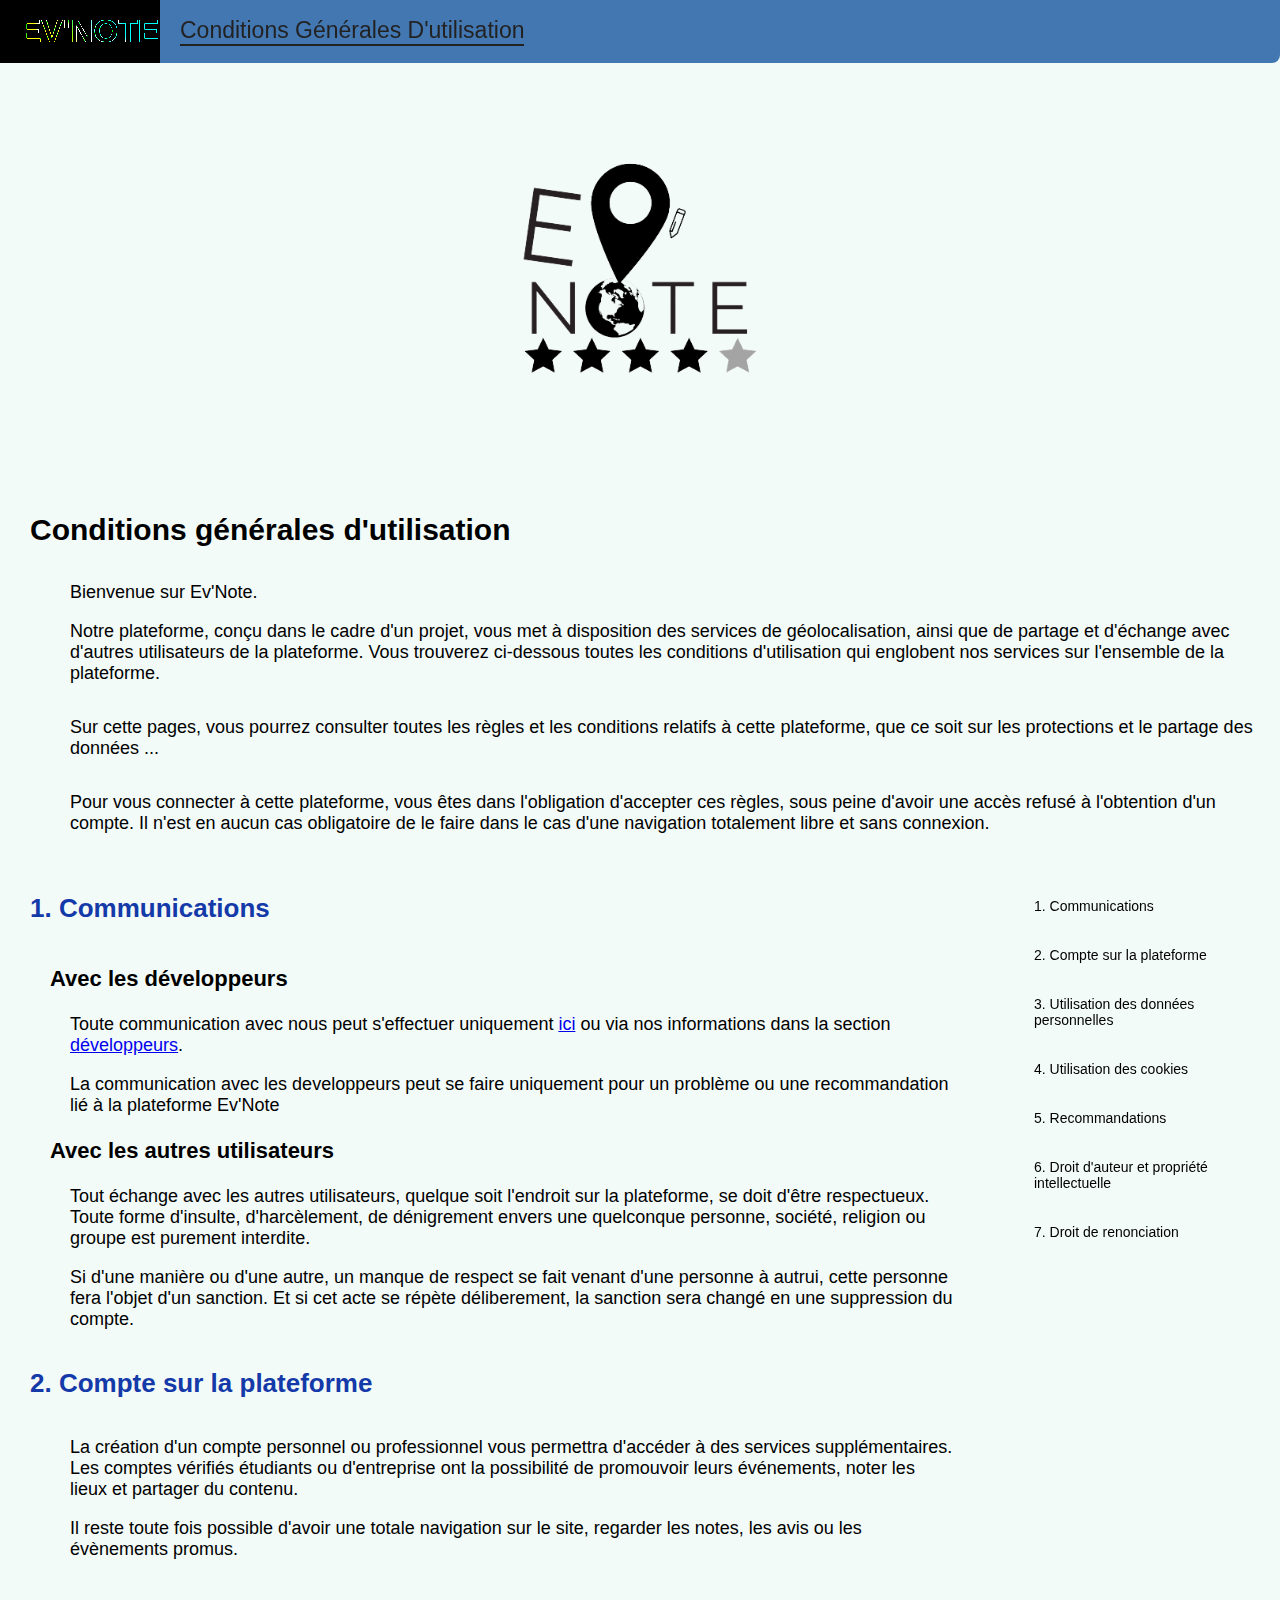
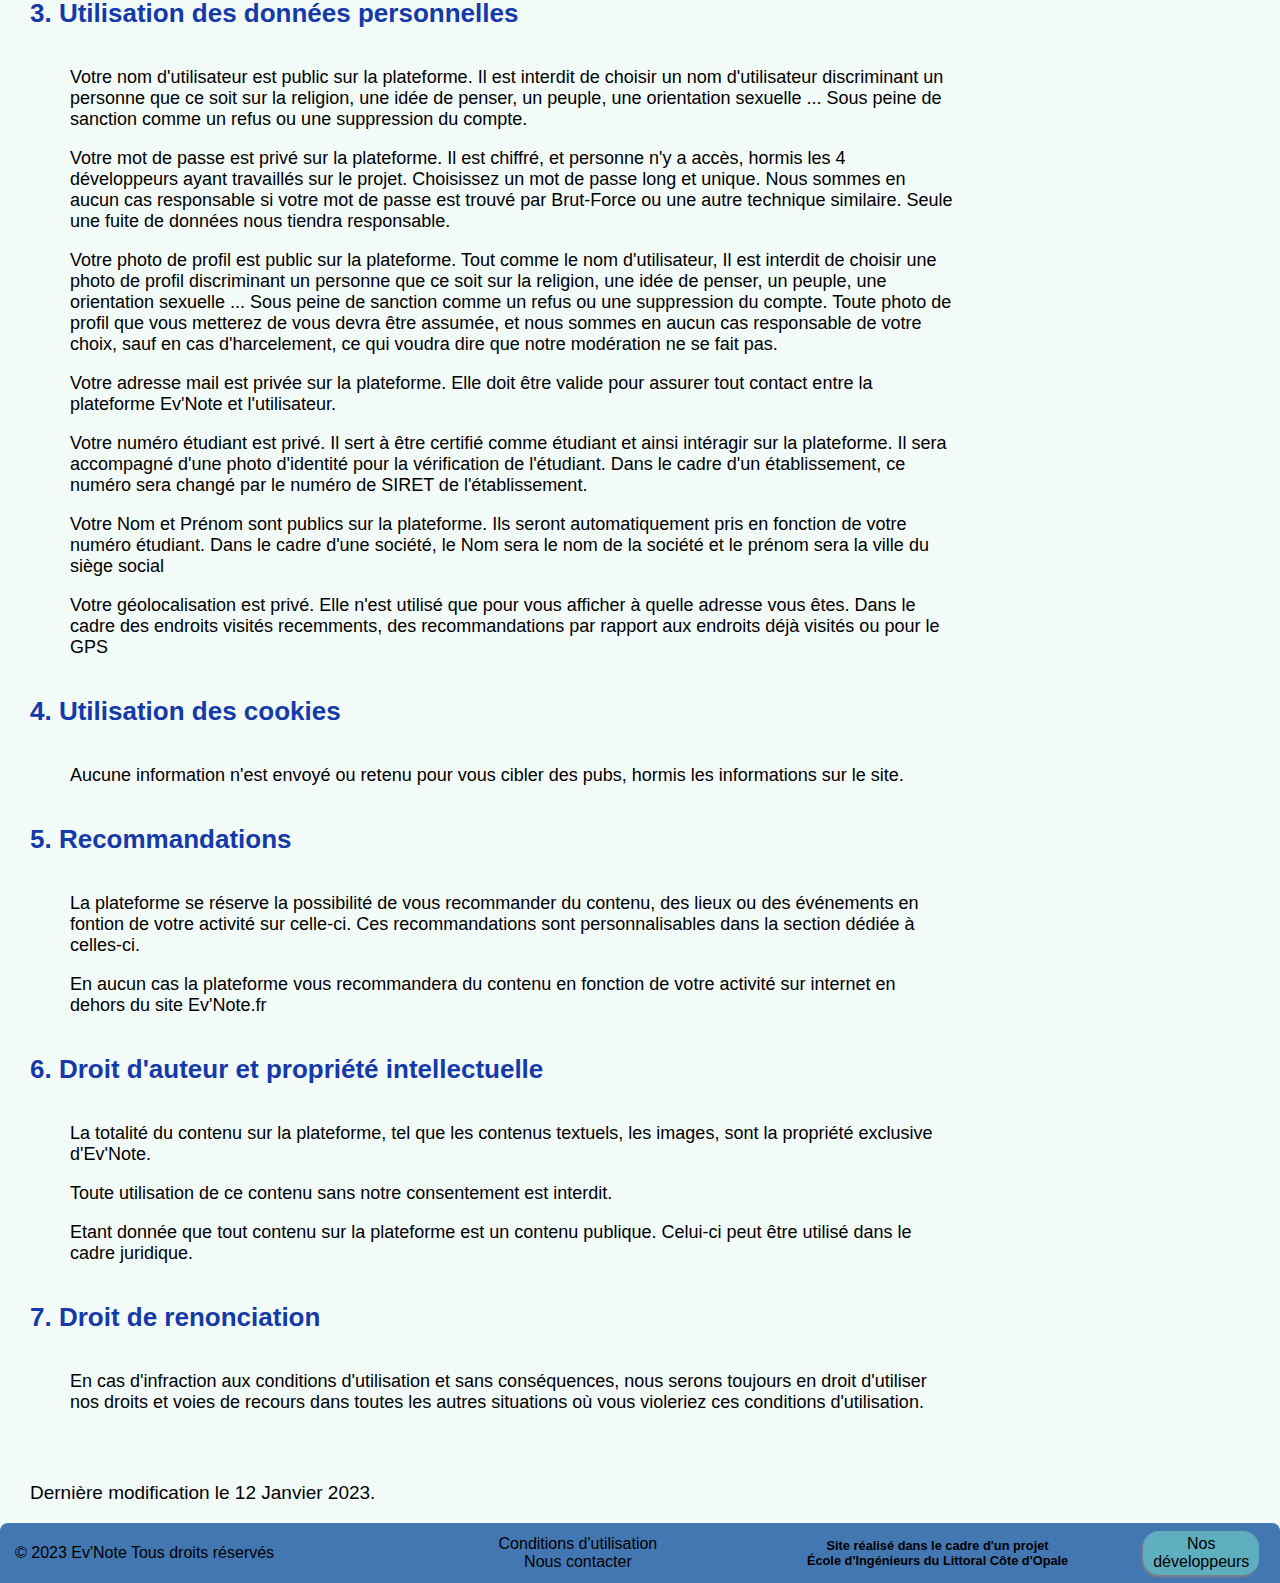
<file: pages/CGUs/conditions.html>
<html>
<head>
  <meta charset="utf-8">
  <link href="styleCONDITIONS.css" rel="stylesheet" type="text/css"/>
  <link rel="shortcut icon" href="../../img/favicon-32x32.png" type="image/x-icon">
  <link rel="stylesheet" href="https://fonts.googleapis.com/css2?family=Material+Symbols+Outlined:opsz,wght,FILL,GRAD@48,400,0,0"/>
</head>

<body>
  <header>
    <div id="titre">
      <a id="home" href="javascript:history.go(-1)" style="text-decoration: none;">
      <div id="effecten">
        <h1 data-text="Ev'Note" id="evnote">Ev'Note</h1>
        <div id = "gradient" class="gradient"></div>
        <div class="spotlight"></div>
      </div>
      </a>
      <span id="time-animation" class=""></span>
      <div id="time">Conditions Générales D'utilisation</div>
    </div>
  </header>
  <div id="presentation">
    <img id="logo" src="../../img/EvNote_1-removebg-preview.png" alt="logo"/>
    <div id="phrase-presentation">
      <h1 id="conditions">Conditions générales d'utilisation</h1>
      <p>Bienvenue sur Ev'Note.</p>
      <p id="pres-cgu">Notre plateforme, conçu dans le cadre d'un projet, vous met à disposition des services de géolocalisation, ainsi que de partage et d'échange avec d'autres utilisateurs de la plateforme. Vous trouverez ci-dessous toutes les conditions d'utilisation qui englobent nos services sur l'ensemble de la plateforme.</p>
      <p id="pres-cgu">Sur cette pages, vous pourrez consulter toutes les règles et les conditions relatifs à cette plateforme, que ce soit sur les protections et le partage des données ...</p>
      <p id="pres-cgu">Pour vous connecter à cette plateforme, vous êtes dans l'obligation d'accepter ces règles, sous peine d'avoir une accès refusé à l'obtention d'un compte. Il n'est en aucun cas obligatoire de le faire dans le cas d'une navigation totalement libre et sans connexion.</p>
    </div>
  </div>
  <div id="CGU">
    <div id="menu">
      <nav id="nav">
        <p class="1" value="0">1. Communications</p>
        <div class="1"></div>
        <p class="2" value="0">2. Compte sur la plateforme</p>
        <div class="2"></div>
        <p class="3" value="0">3. Utilisation des données personnelles</p>
        <div class="3"></div>
        <p class="4" value="0">4. Utilisation des cookies</p>
        <div class="4"></div>
        <p class="5" value="0">5. Recommandations</p>
        <div class="5"></div>
        <p class="6" value="0">6. Droit d'auteur et propriété intellectuelle</p>
        <div class="6"></div>
        <p class="7" value="0">7. Droit de renonciation</p>
        <div class="7"></div>
      </nav>
    </div>
    <div id="developpement">
      <div class="categories_pos"></div>
      <h2 class="categories">1. Communications</h2>
        <h3>Avec les développeurs</h3>
          <p>Toute communication avec nous peut s'effectuer uniquement <a href="mailto::thibault.vercoutre@etu.eilco.univ-littoral.fr?subject=Contact - Ev'Note&body=Bonjour M. Vercoutre, ">ici</a> ou via nos informations dans la section <a href="../devs/devs.html">développeurs</a>.</p>
          <p>La communication avec les developpeurs peut se faire uniquement pour un problème ou une recommandation lié à la plateforme Ev'Note</p>
        <h3>Avec les autres utilisateurs</h3>
          <p>Tout échange avec les autres utilisateurs, quelque soit l'endroit sur la plateforme, se doit d'être respectueux. Toute forme d'insulte, d'harcèlement, de dénigrement envers une quelconque personne, société, religion ou groupe est purement interdite.</p>
          <p>Si d'une manière ou d'une autre, un manque de respect se fait venant d'une personne à autrui, cette personne fera l'objet d'un sanction. Et si cet acte se répète déliberement, la sanction sera changé en une suppression du compte.</p>
      <div class="categories_pos"></div>
      <h2 class="categories">2. Compte sur la plateforme</h2>
        <p>La création d'un compte personnel ou professionnel vous permettra d'accéder à des services supplémentaires. Les comptes vérifiés étudiants ou d'entreprise ont la possibilité de promouvoir leurs événements, noter les lieux et partager du contenu.</p>
        <p>Il reste toute fois possible d'avoir une totale navigation sur le site, regarder les notes, les avis ou les évènements promus.</p>
      <div class="categories_pos"></div>
      <h2 class="categories">3. Utilisation des données personnelles</h2>
        <p>Votre nom d'utilisateur est public sur la plateforme. Il est interdit de choisir un nom d'utilisateur discriminant un personne que ce soit sur la religion, une idée de penser, un peuple, une orientation sexuelle ... Sous peine de sanction comme un refus ou une suppression du compte.</p>
        <p>Votre mot de passe est privé sur la plateforme. Il est chiffré, et personne n'y a accès, hormis les 4 développeurs ayant travaillés sur le projet. Choisissez un mot de passe long et unique. Nous sommes en aucun cas responsable si votre mot de passe est trouvé par Brut-Force ou une autre technique similaire. Seule une fuite de données nous tiendra responsable.</p>
        <p>Votre photo de profil est public sur la plateforme. Tout comme le nom d'utilisateur, Il est interdit de choisir une photo de profil discriminant un personne que ce soit sur la religion, une idée de penser, un peuple, une orientation sexuelle ... Sous peine de sanction comme un refus ou une suppression du compte. Toute photo de profil que vous metterez de vous devra être assumée, et nous sommes en aucun cas responsable de votre choix, sauf en cas d'harcelement, ce qui voudra dire que notre modération ne se fait pas.</p>
        <p>Votre adresse mail est privée sur la plateforme. Elle doit être valide pour assurer tout contact entre la plateforme Ev'Note et l'utilisateur.</p>
        <p>Votre numéro étudiant est privé. Il sert à être certifié comme étudiant et ainsi intéragir sur la plateforme. Il sera accompagné d'une photo d'identité pour la vérification de l'étudiant. Dans le cadre d'un établissement, ce numéro sera changé par le numéro de SIRET de l'établissement.</p>
        <p>Votre Nom et Prénom sont publics sur la plateforme. Ils seront automatiquement pris en fonction de votre numéro étudiant. Dans le cadre d'une société, le Nom sera le nom de la société et le prénom sera la ville du siège social</p>
        <p></p>
        <p>Votre géolocalisation est privé. Elle n'est utilisé que pour vous afficher à quelle adresse vous êtes. Dans le cadre des endroits visités recemments, des recommandations par rapport aux endroits déjà visités ou pour le GPS</p>
      <div class="categories_pos"></div>
      <h2 class="categories">4. Utilisation des cookies</h2>
        <p>Aucune information n'est envoyé ou retenu pour vous cibler des pubs, hormis les informations sur le site.</p>
      <div class="categories_pos"></div>
      <h2 class="categories">5. Recommandations</h2>
        <p>La plateforme se réserve la possibilité de vous recommander du contenu, des lieux ou des événements en fontion de votre activité sur celle-ci. Ces recommandations sont personnalisables dans la section dédiée à celles-ci.</p>
        <p>En aucun cas la plateforme vous recommandera du contenu en fonction de votre activité sur internet en dehors du site Ev'Note.fr</p>
      <div class="categories_pos"></div>
      <h2 class="categories">6. Droit d'auteur et propriété intellectuelle</h2>
        <p>La totalité du contenu sur la plateforme, tel que les contenus textuels, les images, sont la propriété exclusive d'Ev'Note.</p>
        <p>Toute utilisation de ce contenu sans notre consentement est interdit.</p>
        <p>Etant donnée que tout contenu sur la plateforme est un contenu publique. Celui-ci peut être utilisé dans le cadre juridique.</p>
      <div class="categories_pos"></div>
      <h2 class="categories">7. Droit de renonciation</h2>
        <p>En cas d'infraction aux conditions d'utilisation et sans conséquences, nous serons toujours en droit d'utiliser nos droits et voies de recours dans toutes les autres situations où vous violeriez ces conditions d'utilisation.</p>
      
      <p id="last-modif">Dernière modification le 12 Janvier 2023.</p>
    </div>
  </div>
</body>

<footer id="le-footer">
  <p id="copyright">© 2023 Ev'Note Tous droits réservés</p>
  <div id="foot-gauche">
    <a class="lien-footer" href="conditions.html">Conditions d'utilisation</a>
    <a class="lien-footer"
      href="mailto::thibault.vercoutre@etu.eilco.univ-littoral.fr?subject=Contact - Ev'Note&body=Bonjour M. Vercoutre, ">Nous
      contacter</a>
  </div>
  <h2>Site réalisé dans le cadre d'un projet</br>École d'Ingénieurs du Littoral Côte d'Opale</h2>
  <a class="lien-footer" href="../pages/devs.html"><p class="button" id="nos-devs">Nos développeurs</p></a>
</footer>

<script src="cgu.js"></script>
</html>
</file>
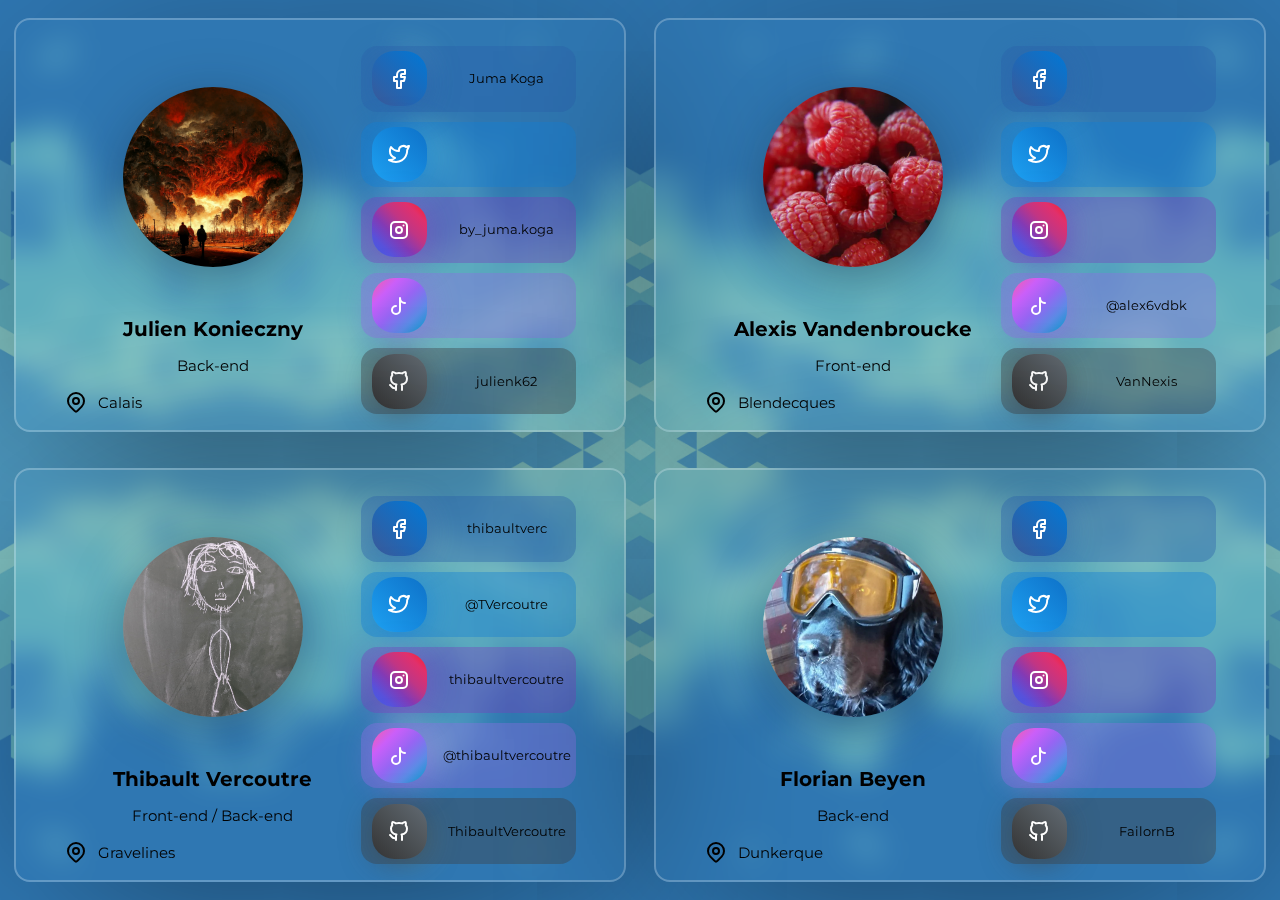
<file: pages/devs/devs.html>
<!DOCTYPE html>
<html lang="fr">

<head>
  <meta charset="utf-8">
  <meta name="viewport" content="width=device-width">
  <title>Ev'Note</title>
  <link href="styledevs.css" rel="stylesheet" type="text/css" />
  <link rel="stylesheet"
    href="https://fonts.googleapis.com/css2?family=Material+Symbols+Outlined:opsz,wght,FILL,GRAD@48,400,0,0" />
</head>

<body>
  <div id="nos-devs">
    <div class="profile-card" id="Julien">
      <div class="partie1">
        <figure class="profile-card-img">
          <img src="../img/julien.png" alt="...">
        </figure>

        <div class="profile-card-desc">
          <h1>Julien Konieczny</h1>
          <div>Back-end</div>
          <div style="display: flex; align-items:center; gap:10px">
            <svg xmlns="http://www.w3.org/2000/svg" class="icon icon-tabler icon-tabler-map-pin" width="24" height="24"
              viewBox="0 0 24 24" stroke-width="2" stroke="currentColor" fill="none" stroke-linecap="round"
              stroke-linejoin="round">
              <path stroke="none" d="M0 0h24v24H0z" fill="none"></path>
              <circle cx="12" cy="11" r="3"></circle>
              <path d="M17.657 16.657l-4.243 4.243a2 2 0 0 1 -2.827 0l-4.244 -4.243a8 8 0 1 1 11.314 0z"></path>
            </svg>
            <span>Calais</span>
          </div>
        </div>
      </div>
      <div class="partie2">
        <div class="profile-card-social">
          <a href="#" class="bouton-facebook">
            <div class="facebook">
              <svg xmlns="http://www.w3.org/2000/svg" class="icon icon-tabler icon-tabler-brand-facebook" width="24"
                height="24" viewBox="0 0 24 24" stroke-width="2" stroke="currentColor" fill="none"
                stroke-linecap="round" stroke-linejoin="round">
                <path stroke="none" d="M0 0h24v24H0z" fill="none"></path>
                <path d="M7 10v4h3v7h4v-7h3l1 -4h-4v-2a1 1 0 0 1 1 -1h3v-4h-3a5 5 0 0 0 -5 5v2h-3"></path>
              </svg>
            </div>
            <p>Juma Koga</p>
          </a>
          <a href="#" class="bouton-twitter">
            <div class="twitter">
              <svg xmlns="http://www.w3.org/2000/svg" class="icon icon-tabler icon-tabler-brand-twitter" width="24"
                height="24" viewBox="0 0 24 24" stroke-width="2" stroke="currentColor" fill="none"
                stroke-linecap="round" stroke-linejoin="round">
                <path stroke="none" d="M0 0h24v24H0z" fill="none"></path>
                <path
                  d="M22 4.01c-1 .49 -1.98 .689 -3 .99c-1.121 -1.265 -2.783 -1.335 -4.38 -.737s-2.643 2.06 -2.62 3.737v1c-3.245 .083 -6.135 -1.395 -8 -4c0 0 -4.182 7.433 4 11c-1.872 1.247 -3.739 2.088 -6 2c3.308 1.803 6.913 2.423 10.034 1.517c3.58 -1.04 6.522 -3.723 7.651 -7.742a13.84 13.84 0 0 0 .497 -3.753c-.002 -.249 1.51 -2.772 1.818 -4.013z">
                </path>
              </svg>
            </div>
            <p></p>
          </a>
          <a href="#" class="bouton-instagram">
            <div class="instagram">
              <svg xmlns="http://www.w3.org/2000/svg" class="icon icon-tabler icon-tabler-brand-instagram" width="24"
                height="24" viewBox="0 0 24 24" stroke-width="2" stroke="currentColor" fill="none"
                stroke-linecap="round" stroke-linejoin="round">
                <path stroke="none" d="M0 0h24v24H0z" fill="none"></path>
                <rect x="4" y="4" width="16" height="16" rx="4"></rect>
                <circle cx="12" cy="12" r="3"></circle>
                <line x1="16.5" y1="7.5" x2="16.5" y2="7.501"></line>
              </svg>
            </div>
            <p>by_juma.koga</p>
          </a>
          <a href="#" class="bouton-tiktok">
            <div class="tiktok">
              <svg xmlns="http://www.w3.org/2000/svg" class="icon icon-tabler icon-tabler-brand-tiktok" width="24" height="24" viewBox="0 0 24 24" stroke-width="2" stroke="currentColor" fill="none" stroke-linecap="round" stroke-linejoin="round">
                <path stroke="none" d="M0 0h24v24H0z" fill="none"></path>
                <path d="M9 12a4 4 0 1 0 4 4v-12a5 5 0 0 0 5 5"></path>
              </svg>
            </div>
            <p></p>
          </a>
          <a href="https://github.com/julienk62" class="bouton-github">
            <div class="github">
              <svg xmlns="http://www.w3.org/2000/svg" class="icon icon-tabler icon-tabler-brand-github" width="24" height="24" viewBox="0 0 24 24" stroke-width="2" stroke="currentColor" fill="none" stroke-linecap="round" stroke-linejoin="round">
                <path stroke="none" d="M0 0h24v24H0z" fill="none"></path>
                <path d="M9 19c-4.3 1.4 -4.3 -2.5 -6 -3m12 5v-3.5c0 -1 .1 -1.4 -.5 -2c2.8 -.3 5.5 -1.4 5.5 -6a4.6 4.6 0 0 0 -1.3 -3.2a4.2 4.2 0 0 0 -.1 -3.2s-1.1 -.3 -3.5 1.3a12.3 12.3 0 0 0 -6.2 0c-2.4 -1.6 -3.5 -1.3 -3.5 -1.3a4.2 4.2 0 0 0 -.1 3.2a4.6 4.6 0 0 0 -1.3 3.2c0 4.6 2.7 5.7 5.5 6c-.6 .6 -.6 1.2 -.5 2v3.5"></path>
             </svg>
            </div>
            <p>julienk62</p>
          </a>
        </div>
      </div>
    </div>
    <div class="profile-card" id="Alexis">
      <div class="partie1">
        <figure class="profile-card-img">
          <img src="../img/alexis.webp" alt="...">
        </figure>

        <div class="profile-card-desc">
          <h1>Alexis Vandenbroucke</h1>
          <div>Front-end</div>
          <div style="display: flex; align-items:center; gap:10px">
            <svg xmlns="http://www.w3.org/2000/svg" class="icon icon-tabler icon-tabler-map-pin" width="24" height="24"
              viewBox="0 0 24 24" stroke-width="2" stroke="currentColor" fill="none" stroke-linecap="round"
              stroke-linejoin="round">
              <path stroke="none" d="M0 0h24v24H0z" fill="none"></path>
              <circle cx="12" cy="11" r="3"></circle>
              <path d="M17.657 16.657l-4.243 4.243a2 2 0 0 1 -2.827 0l-4.244 -4.243a8 8 0 1 1 11.314 0z"></path>
            </svg>
            <span>Blendecques</span>
          </div>
        </div>
      </div>
      <div class="partie2">
        <div class="profile-card-social">
          <a href="#" class="bouton-facebook">
            <div class="facebook">
              <svg xmlns="http://www.w3.org/2000/svg" class="icon icon-tabler icon-tabler-brand-facebook" width="24"
                height="24" viewBox="0 0 24 24" stroke-width="2" stroke="currentColor" fill="none"
                stroke-linecap="round" stroke-linejoin="round">
                <path stroke="none" d="M0 0h24v24H0z" fill="none"></path>
                <path d="M7 10v4h3v7h4v-7h3l1 -4h-4v-2a1 1 0 0 1 1 -1h3v-4h-3a5 5 0 0 0 -5 5v2h-3"></path>
              </svg>
            </div>
            <p></p>
          </a>
          <a href="#" class="bouton-twitter">
            <div class="twitter">
              <svg xmlns="http://www.w3.org/2000/svg" class="icon icon-tabler icon-tabler-brand-twitter" width="24"
                height="24" viewBox="0 0 24 24" stroke-width="2" stroke="currentColor" fill="none"
                stroke-linecap="round" stroke-linejoin="round">
                <path stroke="none" d="M0 0h24v24H0z" fill="none"></path>
                <path
                  d="M22 4.01c-1 .49 -1.98 .689 -3 .99c-1.121 -1.265 -2.783 -1.335 -4.38 -.737s-2.643 2.06 -2.62 3.737v1c-3.245 .083 -6.135 -1.395 -8 -4c0 0 -4.182 7.433 4 11c-1.872 1.247 -3.739 2.088 -6 2c3.308 1.803 6.913 2.423 10.034 1.517c3.58 -1.04 6.522 -3.723 7.651 -7.742a13.84 13.84 0 0 0 .497 -3.753c-.002 -.249 1.51 -2.772 1.818 -4.013z">
                </path>
              </svg>
            </div>
            <p></p>
          </a>
          <a href="#" class="bouton-instagram">
            <div class="instagram">
              <svg xmlns="http://www.w3.org/2000/svg" class="icon icon-tabler icon-tabler-brand-instagram" width="24"
                height="24" viewBox="0 0 24 24" stroke-width="2" stroke="currentColor" fill="none"
                stroke-linecap="round" stroke-linejoin="round">
                <path stroke="none" d="M0 0h24v24H0z" fill="none"></path>
                <rect x="4" y="4" width="16" height="16" rx="4"></rect>
                <circle cx="12" cy="12" r="3"></circle>
                <line x1="16.5" y1="7.5" x2="16.5" y2="7.501"></line>
              </svg>
            </div>
            <p></p>
          </a>
          <a href="https://www.tiktok.com/@alex6vdbk" class="bouton-tiktok">
            <div class="tiktok">
              <svg xmlns="http://www.w3.org/2000/svg" class="icon icon-tabler icon-tabler-brand-tiktok" width="24"
                height="24" viewBox="0 0 24 24" stroke-width="2" stroke="currentColor" fill="none"
                stroke-linecap="round" stroke-linejoin="round">
                <path stroke="none" d="M0 0h24v24H0z" fill="none"></path>
                <path d="M9 12a4 4 0 1 0 4 4v-12a5 5 0 0 0 5 5"></path>
              </svg>
            </div>
            <p>@alex6vdbk</p>
          </a>
          <a href="https://github.com/VanNexis" class="bouton-github">
            <div class="github">
              <svg xmlns="http://www.w3.org/2000/svg" class="icon icon-tabler icon-tabler-brand-github" width="24" height="24" viewBox="0 0 24 24" stroke-width="2" stroke="currentColor" fill="none" stroke-linecap="round" stroke-linejoin="round">
                <path stroke="none" d="M0 0h24v24H0z" fill="none"></path>
                <path d="M9 19c-4.3 1.4 -4.3 -2.5 -6 -3m12 5v-3.5c0 -1 .1 -1.4 -.5 -2c2.8 -.3 5.5 -1.4 5.5 -6a4.6 4.6 0 0 0 -1.3 -3.2a4.2 4.2 0 0 0 -.1 -3.2s-1.1 -.3 -3.5 1.3a12.3 12.3 0 0 0 -6.2 0c-2.4 -1.6 -3.5 -1.3 -3.5 -1.3a4.2 4.2 0 0 0 -.1 3.2a4.6 4.6 0 0 0 -1.3 3.2c0 4.6 2.7 5.7 5.5 6c-.6 .6 -.6 1.2 -.5 2v3.5"></path>
             </svg>
            </div>
            <p>VanNexis</p>
          </a>
        </div>
      </div>
    </div>
    <div class="profile-card" id="Thibault">
      <div class="partie1">
        <figure class="profile-card-img">
          <img src="../img/thibault.jpg" alt="...">
        </figure>

        <div class="profile-card-desc">
          <h1>Thibault Vercoutre</h1>
          <div>Front-end / Back-end</div>
          <div style="display: flex; align-items:center; gap:10px">
            <svg xmlns="http://www.w3.org/2000/svg" class="icon icon-tabler icon-tabler-map-pin" width="24" height="24"
              viewBox="0 0 24 24" stroke-width="2" stroke="currentColor" fill="none" stroke-linecap="round"
              stroke-linejoin="round">
              <path stroke="none" d="M0 0h24v24H0z" fill="none"></path>
              <circle cx="12" cy="11" r="3"></circle>
              <path d="M17.657 16.657l-4.243 4.243a2 2 0 0 1 -2.827 0l-4.244 -4.243a8 8 0 1 1 11.314 0z"></path>
            </svg>
            <span>Gravelines</span>
          </div>
        </div>
      </div>
      <div class="partie2">
        <div class="profile-card-social">
          <a href="https://www.facebook.com/thibaultverc" class="bouton-facebook">
            <div class="facebook">
              <svg xmlns="http://www.w3.org/2000/svg" class="icon icon-tabler icon-tabler-brand-facebook" width="24"
                height="24" viewBox="0 0 24 24" stroke-width="2" stroke="currentColor" fill="none"
                stroke-linecap="round" stroke-linejoin="round">
                <path stroke="none" d="M0 0h24v24H0z" fill="none"></path>
                <path d="M7 10v4h3v7h4v-7h3l1 -4h-4v-2a1 1 0 0 1 1 -1h3v-4h-3a5 5 0 0 0 -5 5v2h-3"></path>
              </svg>
            </div>
            <p>thibaultverc</p>
          </a>
          <a href="https://www.twitter.com/TVercoutre" class="bouton-twitter">
            <div class="twitter">
              <svg xmlns="http://www.w3.org/2000/svg" class="icon icon-tabler icon-tabler-brand-twitter" width="24"
                height="24" viewBox="0 0 24 24" stroke-width="2" stroke="currentColor" fill="none"
                stroke-linecap="round" stroke-linejoin="round">
                <path stroke="none" d="M0 0h24v24H0z" fill="none"></path>
                <path
                  d="M22 4.01c-1 .49 -1.98 .689 -3 .99c-1.121 -1.265 -2.783 -1.335 -4.38 -.737s-2.643 2.06 -2.62 3.737v1c-3.245 .083 -6.135 -1.395 -8 -4c0 0 -4.182 7.433 4 11c-1.872 1.247 -3.739 2.088 -6 2c3.308 1.803 6.913 2.423 10.034 1.517c3.58 -1.04 6.522 -3.723 7.651 -7.742a13.84 13.84 0 0 0 .497 -3.753c-.002 -.249 1.51 -2.772 1.818 -4.013z">
                </path>
              </svg>
            </div>
            <p>@TVercoutre</p>
          </a>
          <a href="https://www.instagram.com/thibaultvercoutre" class="bouton-instagram">
            <div class="instagram">
              <svg xmlns="http://www.w3.org/2000/svg" class="icon icon-tabler icon-tabler-brand-instagram" width="24"
                height="24" viewBox="0 0 24 24" stroke-width="2" stroke="currentColor" fill="none"
                stroke-linecap="round" stroke-linejoin="round">
                <path stroke="none" d="M0 0h24v24H0z" fill="none"></path>
                <rect x="4" y="4" width="16" height="16" rx="4"></rect>
                <circle cx="12" cy="12" r="3"></circle>
                <line x1="16.5" y1="7.5" x2="16.5" y2="7.501"></line>
              </svg>
            </div>
            <p>thibaultvercoutre</p>
          </a>
          <a href="https://www.tiktok.com/@thibaultvercoutre" class="bouton-tiktok">
            <div class="tiktok">
              <svg xmlns="http://www.w3.org/2000/svg" class="icon icon-tabler icon-tabler-brand-tiktok" width="24"
                height="24" viewBox="0 0 24 24" stroke-width="2" stroke="currentColor" fill="none"
                stroke-linecap="round" stroke-linejoin="round">
                <path stroke="none" d="M0 0h24v24H0z" fill="none"></path>
                <path d="M9 12a4 4 0 1 0 4 4v-12a5 5 0 0 0 5 5"></path>
              </svg>
            </div>
            <p>@thibaultvercoutre</p>
          </a>
          <a href="https://github.com/ThibaultVercoutre" class="bouton-github">
            <div class="github">
              <svg xmlns="http://www.w3.org/2000/svg" class="icon icon-tabler icon-tabler-brand-github" width="24" height="24" viewBox="0 0 24 24" stroke-width="2" stroke="currentColor" fill="none" stroke-linecap="round" stroke-linejoin="round">
                <path stroke="none" d="M0 0h24v24H0z" fill="none"></path>
                <path d="M9 19c-4.3 1.4 -4.3 -2.5 -6 -3m12 5v-3.5c0 -1 .1 -1.4 -.5 -2c2.8 -.3 5.5 -1.4 5.5 -6a4.6 4.6 0 0 0 -1.3 -3.2a4.2 4.2 0 0 0 -.1 -3.2s-1.1 -.3 -3.5 1.3a12.3 12.3 0 0 0 -6.2 0c-2.4 -1.6 -3.5 -1.3 -3.5 -1.3a4.2 4.2 0 0 0 -.1 3.2a4.6 4.6 0 0 0 -1.3 3.2c0 4.6 2.7 5.7 5.5 6c-.6 .6 -.6 1.2 -.5 2v3.5"></path>
             </svg>
            </div>
            <p>ThibaultVercoutre</p>
          </a>
        </div>
      </div>
    </div>
    <div class="profile-card" id="Florian">
      <div class="partie1">
        <figure class="profile-card-img">
          <img src="../img/florian.webp" alt="...">
        </figure>

        <div class="profile-card-desc">
          <h1>Florian Beyen</h1>
          <div>Back-end</div>
          <div style="display: flex; align-items:center; gap:10px">
            <svg xmlns="http://www.w3.org/2000/svg" class="icon icon-tabler icon-tabler-map-pin" width="24" height="24"
              viewBox="0 0 24 24" stroke-width="2" stroke="currentColor" fill="none" stroke-linecap="round"
              stroke-linejoin="round">
              <path stroke="none" d="M0 0h24v24H0z" fill="none"></path>
              <circle cx="12" cy="11" r="3"></circle>
              <path d="M17.657 16.657l-4.243 4.243a2 2 0 0 1 -2.827 0l-4.244 -4.243a8 8 0 1 1 11.314 0z"></path>
            </svg>
            <span>Dunkerque</span>
          </div>
        </div>
      </div>
      <div class="partie2">
        <div class="profile-card-social">
          <a href="#" class="bouton-facebook">
            <div class="facebook">
              <svg xmlns="http://www.w3.org/2000/svg" class="icon icon-tabler icon-tabler-brand-facebook" width="24"
                height="24" viewBox="0 0 24 24" stroke-width="2" stroke="currentColor" fill="none"
                stroke-linecap="round" stroke-linejoin="round">
                <path stroke="none" d="M0 0h24v24H0z" fill="none"></path>
                <path d="M7 10v4h3v7h4v-7h3l1 -4h-4v-2a1 1 0 0 1 1 -1h3v-4h-3a5 5 0 0 0 -5 5v2h-3"></path>
              </svg>
            </div>
            <p></p>
          </a>
          <a href="#" class="bouton-twitter">
            <div class="twitter">
              <svg xmlns="http://www.w3.org/2000/svg" class="icon icon-tabler icon-tabler-brand-twitter" width="24"
                height="24" viewBox="0 0 24 24" stroke-width="2" stroke="currentColor" fill="none"
                stroke-linecap="round" stroke-linejoin="round">
                <path stroke="none" d="M0 0h24v24H0z" fill="none"></path>
                <path
                  d="M22 4.01c-1 .49 -1.98 .689 -3 .99c-1.121 -1.265 -2.783 -1.335 -4.38 -.737s-2.643 2.06 -2.62 3.737v1c-3.245 .083 -6.135 -1.395 -8 -4c0 0 -4.182 7.433 4 11c-1.872 1.247 -3.739 2.088 -6 2c3.308 1.803 6.913 2.423 10.034 1.517c3.58 -1.04 6.522 -3.723 7.651 -7.742a13.84 13.84 0 0 0 .497 -3.753c-.002 -.249 1.51 -2.772 1.818 -4.013z">
                </path>
              </svg>
            </div>
            <p></p>
          </a>
          <a href="#" class="bouton-instagram">
            <div class="instagram">
              <svg xmlns="http://www.w3.org/2000/svg" class="icon icon-tabler icon-tabler-brand-instagram" width="24"
                height="24" viewBox="0 0 24 24" stroke-width="2" stroke="currentColor" fill="none"
                stroke-linecap="round" stroke-linejoin="round">
                <path stroke="none" d="M0 0h24v24H0z" fill="none"></path>
                <rect x="4" y="4" width="16" height="16" rx="4"></rect>
                <circle cx="12" cy="12" r="3"></circle>
                <line x1="16.5" y1="7.5" x2="16.5" y2="7.501"></line>
              </svg>
            </div>
            <p></p>
          </a>
          <a href="#" class="bouton-tiktok">
            <div class="tiktok">
              <svg xmlns="http://www.w3.org/2000/svg" class="icon icon-tabler icon-tabler-brand-tiktok" width="24"
                height="24" viewBox="0 0 24 24" stroke-width="2" stroke="currentColor" fill="none"
                stroke-linecap="round" stroke-linejoin="round">
                <path stroke="none" d="M0 0h24v24H0z" fill="none"></path>
                <path d="M9 12a4 4 0 1 0 4 4v-12a5 5 0 0 0 5 5"></path>
              </svg>
            </div>
            <p></p>
          </a>
          <a href="https://github.com/FailornB" class="bouton-github">
            <div class="github">
              <svg xmlns="http://www.w3.org/2000/svg" class="icon icon-tabler icon-tabler-brand-github" width="24" height="24" viewBox="0 0 24 24" stroke-width="2" stroke="currentColor" fill="none" stroke-linecap="round" stroke-linejoin="round">
                <path stroke="none" d="M0 0h24v24H0z" fill="none"></path>
                <path d="M9 19c-4.3 1.4 -4.3 -2.5 -6 -3m12 5v-3.5c0 -1 .1 -1.4 -.5 -2c2.8 -.3 5.5 -1.4 5.5 -6a4.6 4.6 0 0 0 -1.3 -3.2a4.2 4.2 0 0 0 -.1 -3.2s-1.1 -.3 -3.5 1.3a12.3 12.3 0 0 0 -6.2 0c-2.4 -1.6 -3.5 -1.3 -3.5 -1.3a4.2 4.2 0 0 0 -.1 3.2a4.6 4.6 0 0 0 -1.3 3.2c0 4.6 2.7 5.7 5.5 6c-.6 .6 -.6 1.2 -.5 2v3.5"></path>
             </svg>
            </div>
            <p>FailornB</p>
          </a>
        </div>
      </div>
    </div>
  </div>


<footer>

</footer>  
</body>
</html>
</file>
<file: pages/CGUs/styleCONDITIONS.css>
/*=======================================================================================================*/
/*================================================== COULEURS PRINCIPALES ===============================*/

:root{
  --couleur-principale-1 : #4377B2;
  --couleur-principale-2 : #4D98BF;
  --couleur-principale-3 : #5FAEBE;
  --couleur-principale-4 : #81C3C3;
  --couleur-principale-5 : #F3FbF8;
  --couleur-principale-6 : #76BBEC;
}

html{
  background-color: var(--couleur-principale-5);
  height: 100vh;
  font-family: 'ZT Grafton', sans-serif;
  background-size: cover;
}
body{
  margin:0px;
  min-height: 100vh;
}

header{
  z-index: 5;
  height: 7vh;
  display: flex;
	position: sticky;
	top: 0;
	left: 0;
}

header div{
  background-color: #4377B2;
  margin: 0px 0px 0px 0px;
  border-radius: 0rem 0rem .5rem .5rem;
}



#titre {
  flex: 8;
  display: flex;
  align-items: center;
}

#effecten {
  overflow: hidden;
  filter: contrast(150%) brightness(1000%);
  position: relative;
  background: black;
  width: 130px;
  height: 100%;
  border-radius: 0;
  display: flex;
  align-items: center;
  padding: 0 10px 0 20px;
}

#evnote {
  color: #fff;
  margin: 0;
  font-size: 32px;
  text-transform: uppercase;
  text-align: center;
  background:  black;
  font-family: 'Franklin Gothic Medium', 'Arial Narrow', Arial, sans-serif;
  position: relative;
  border: 0;
}

#evnote::before, #evnote::after {
  content: attr(data-text);
  color: #fff;
  position: absolute;
  top: 0;
  left: 0;
  pointer-events: none;
  filter: blur(0.02em);
}

#evnote::after {
  mix-blend-mode: difference;
}

.gradient, .spotlight {
  position: absolute;
  top: 0;
  left: 0;
  right: 0;
  bottom: 0;
  z-index: 10;
}

.gradient {
  background: linear-gradient(45deg, red, yellow);
  mix-blend-mode: multiply;
}

.spotlight {
  top: -100%;
  left: -100%;
  background: radial-gradient(circle, white, transparent 25%) 0 0 / 25% 25%, radial-gradient(circle, white, black 25%) 50% 50% / 12.5% 12.5%;
  mix-blend-mode: color-dodge;
  animation: Fire 5s linear infinite;
}

@keyframes Fire {
  100% {
    transform: translate(50%, 50%);
  }
}

#time-animation, #meteo{
  margin: 0 10px;
}

#time-animation{
  animation: timeAnimation 10s ease infinite;
}

@keyframes timeAnimation {
  0% {
    transform: rotate(-10deg);
  }
  50% {
    transform: rotate(+10deg);
  }
  100% {
    transform: rotate(-10deg);
  }
}

#meteo{
  animation: meteoAnimation 10s ease infinite;
}

@keyframes meteoAnimation {
  0% {
    transform: scale(0.9);
  }
  50% {
    transform: scale(1.1);
  }
  100% {
    transform: scale(0.9);
  }
}

#time {  
  background: transparent;
  position: relative;
  font-size: 23px;
  margin: 0 0 0 0;
  color: #222;
  border-radius: 0;
  border-bottom: 2px solid #222;
}

/*=======================================================================================================*/
/*================================================== DEVELOPPEMENT ======================================*/

#CGU{
  display: flex;
  flex-direction: row-reverse;
}

#developpement{
  flex: 4;
}

#menu{
  flex: 1;
}

#menu nav{
  position: sticky;
  top: 10vh;
}

#menu nav p{
  border-radius: 4px;
  padding: 5px;
  font-size: 14px;
  margin: 20px 5px;
  margin-bottom: 0px;
  cursor: pointer;
  animation: MenuAppear ease 3s;
  animation-iteration-count: 1;
  animation-fill-mode: forwards;
  transition: 0.1s;
}

#menu nav div{
  margin-left: 10px;
  background-color: #5FAEBE;
  width: 90%;
  height: 3px;
  transform-origin: left;
  transform: scaleX(0);
  transition-duration: 0.3s;
}


@keyframes MenuAppear {

  0% { transform: translate(100px, 0px);}
  100% { transform: translate(0px, 0px); }
}

/*=======================================================================================================*/
/*================================================== PRESENTATION =======================================*/

#presentation{
  height: 90vh;
  display: flex;
  flex-direction: column;
  justify-content: center;
}

#logo{
  flex: 1;
  margin: auto;
  padding: 10px;
  height: 100px;
  border-radius: 45%;
}

#phrase-presentation{
  flex:1;
}

/*=======================================================================================================*/
/*================================================== FOOTER =============================================*/

footer{
  z-index: 0;
}

#le-footer {
  z-index: 5;
  height: 60px;
  display: flex;
  background-color: #4377B2;
  margin: 0px 0px 0px 0px;
  border-radius: .5rem .5rem 0rem 0rem ;
  align-items: center;
  justify-content: space-between;
}

#copyright {
  font-family: 'Gill Sans', 'Gill Sans MT', 'Calibri', 'Trebuchet MS', sans-serif;
  font-size: 30%;
  padding: 0 0 0 15px;
  flex: auto;
}

#foot-gauche {
  display: flex;
  flex-direction: column;
  flex: auto;
  text-align: center;
}

#le-footer h2 {
  font-family: 'Franklin Gothic Medium', 'Arial Narrow', Arial, sans-serif;
  font-size: 80%;
  flex: auto;
  text-align: center;
  color: black;
}

#le-footer p {
  font-family: 'Trebuchet MS', 'Lucida Sans Unicode', 'Lucida Grande', 'Lucida Sans', Arial, sans-serif;
  font-size: 100%;
  flex: auto;
}

#le-footer a {
  display: flex;
  flex-direction: column;
  align-items: center;
  justify-content: center;
  height: 100%;
}

.lien-footer {
  text-decoration: none;
  font-size: 100%;
  height: 100%;
  padding: auto;
}

.lien-footer:link {
  color: black;
}

.lien-footer:hover {
  color:rgb(139, 0, 0);
}

#nos-devs{
  margin-right: 15%;
  padding: 4px;
  text-align: center;
}

.button{
  background: linear-gradient(#5FAEBE, #5FAEBE);
  border-radius: 16px;
	box-shadow: -1px 2px 2px grey;
  cursor: pointer;
  transition: 0.3s;
}

#conditions {
  padding: 15px 0 15px 30px;
  font-size: 30px;
}

#pres-cgu {
  padding: 0 0 15px 70px;
}

.categories {
  background-color: var(--couleur-principale-5);
  padding: 20px 0 20px 30px;
  margin: 0px;
  font-size: 26px;
  color: #1439a9;
  position: sticky;
  top: 7vh;
}

h3 {
  padding: 0 0 0 50px;
  font-size: 22px;
}

p {
  padding: 0 70px 0 70px;
  font-size: 18px;
}

#last-modif {
  font-size: 19px;
  padding: 50px 0 0 30px;
}

#compte{
  flex: auto;
  max-width: 170px;
  display: flex;
  justify-content: center;
  align-items: center;
  font-family: 'Alkalami', 'Alkalami', Arial, sans-serif;
  padding: 0px 5px 0px 5px;
  transition: 0.3s;
  box-shadow: -1px 2px 2px grey;
  background: linear-gradient(#5FAEBE, #5FAEBE);
}

#compte a{
  display: flex;
  width: 100%;
  padding: 0px 0px 0px 0px;
  text-align: center;
  text-decoration: none;
  color: black;
}

#compte a:visited{
  color: black;
}

#connect{
  flex: 3;
  transform-origin: right;
  color: black;
}

#logo-connexion .material-symbols-outlined{
  transform: scale(1.2,1.2);
}

#logo-connexion{
  background:transparent;
  position: relative; 
  flex: 1;
  margin: auto;
}

::-webkit-scrollbar{
  width:0;
  background: transparent;
}

/*=======================================================================================================*/
/*================================================== RESPONSIVE =========================================*/

@media screen and (max-width: 680px)
{
    h2{
      font-size: 22px;
    }
    h3{
      font-size: 20px;
    }
    p{
      font-size: 14px;
    }
    #menu{
      display: none;
    }
}
</file>
<file: pages/devs/styledevs.css>
@import url('https://fonts.googleapis.com/css2?family=Montserrat:wght@500&display=swap');

body{
  position: relative;
  width: auto;
  height: auto;
  margin: auto;
  background: linear-gradient(#4D98BF, #81C3C3);
  font-family: 'Montserrat', sans-serif;
}

#nos-devs{
  position: absolute;
  top: 0;
  left: 0;
  width: 100vw;
  height: 100vh;
  display: flex;
  flex-wrap: wrap;
  margin: auto;
}

#nos-devs{
  background: url("../../img/background.png") repeat center;
  background-size: cover;
}

#Julien, #Thibault, #Alexis, #Florian{
  margin: auto;
  width: 40vw;
  height: 42%;
  border-radius: 16px;
}

.profile-card{
  box-shadow: 0 18px 200px -60px black;
  backdrop-filter: blur(15px);
  border: 2px solid #ffffff40;
  padding: 1rem 3rem;
  display: flex;
  flex-direction: row;
  justify-content: space-between;
}
.partie1{
  flex: 1;
}

.partie2{
  width: 215px;
}

.partie1, .partie2{
  display: flex;
  flex-direction: column;
}

.profile-card-img{
  margin: auto;
  width: 180px;
  height: 180px;
  border-radius: 50%;
  object-fit: cover;
  display: block;
  box-shadow: 0 10px 60px -10px rgba(13,28,39, .5);
}

.profile-card-img img{
  height: 180px;
  width: 180px;
  object-fit: cover;
  border-radius: 50%;
}

.profile-card-desc{
  text-align: center;
  display: flex;
  flex-direction: column;
  gap: 15px;
}

.profile-card-desc h1{
  font-size: 125%;
  font-weight: bold;
  margin: 0;
}

.profile-card-desc div{
  font-size: 15px;
}

.profile-card-info{
  display: flex;
  flex-direction: column;
  justify-content: center;
  gap: 50px;  
}

.profile-card-info div{
  text-transform: uppercase;
  font-weight: bold;
  letter-spacing: 1px;
  text-align: center;
}

:root{
  --nb-element: 4;
}

.profile-card-social{
  display: flex;
  height: 100%;
  flex-direction: column;
  justify-content: space-around;
}

.profile-card-social a{
  flex: 1 1 auto;
  display: flex;
  text-decoration: none;
  border-radius: 16px;
  transition: 0.2s;
  color: black;
  margin-top: 10px;
  margin-bottom: auto;
  height: 50px;
}

.profile-card-social a div{
  display: inline-flex;
  width: 55px;
  height: 55px;
  margin: auto 5% auto 5%;
  border-radius: 40%;
  align-items: center;
  justify-content: center;
  color: white;
  position: relative;
  flex-shrink: 0;
  transition: all .2s;
}

@media screen and (max-width: 768px){
  .profile-card-social div{
    width: 50px;
    height: 50px;
    margin: 10px;
  }
}

@media screen and (min-width: 768px){
  .profile-card-social div:hover{
    transform: scale(1.2) translateY(-5px);
  }
}

.profile-card-social p{
  margin: auto;
  font-size: 80%;
}

.profile-card-social a.bouton-facebook{
  background-color: rgba(43, 98, 169, 0.4);
}

.profile-card-social a.bouton-facebook:hover{
  background-color: rgba(43, 98, 169, 0.8);
}

.profile-card-social a.bouton-twitter{
  background-color: rgba(19, 127, 212, 0.4);
}

.profile-card-social a.bouton-twitter:hover{
  background-color: rgba(19, 127, 212, 0.8);
}

.profile-card-social a.bouton-instagram{
  background-color: rgba(120, 64, 190, 0.4);
}

.profile-card-social a.bouton-instagram:hover{
  background-color: rgba(120, 64, 190, 0.8);
}

.profile-card-social a.bouton-tiktok{
  background-color: rgba(143, 111, 228, 0.4);
}

.profile-card-social a.bouton-tiktok:hover{
  background-color: rgba(143, 111, 228, 0.8);
}

.profile-card-social a.bouton-github{
  background-color: rgba(63, 65, 67, 0.4);
}

.profile-card-social a.bouton-github:hover{
  background-color: rgba(63, 65, 67, 0.8);
}

.profile-card-social div.facebook{
  background: linear-gradient(45deg, #3b5998, #0078d7);
  box-shadow: 0 4px 30px rgba(43, 98, 169, 0.5);
}

.profile-card-social div.twitter{
  background: linear-gradient(45deg, #1da1f2, #0e71c8);
  box-shadow: 0 4px 30px rgba(19, 127, 212, 0.7);
}

.profile-card-social div.instagram{
  background: linear-gradient(45deg, #405de6, #5851db,#833ab4, #c13584, #e1306c, #fd1d1d);
  box-shadow: 0 4px 30px rgba(120, 64, 190, 0.6);
}

.profile-card-social div.tiktok{
  background: linear-gradient(135deg, #F65DA7, #CA5FF9, #9665F3, #5C8BE6, #029BCA);
  box-shadow: 0 4px 30px rgba(143, 111, 228, 0.6);
}

.profile-card-social div.github{
  background: linear-gradient(45deg, #333333,#626b73);
  box-shadow: 0 4px 30px rgba(63, 65, 67, 0.6);
}

@media screen and (max-width: 1150px){
  #Julien, #Thibault, #Alexis, #Florian{
    margin: 20px auto;
    width: 80vw;
    height: 42%;
    border-radius: 50px;
}
}
</file>
